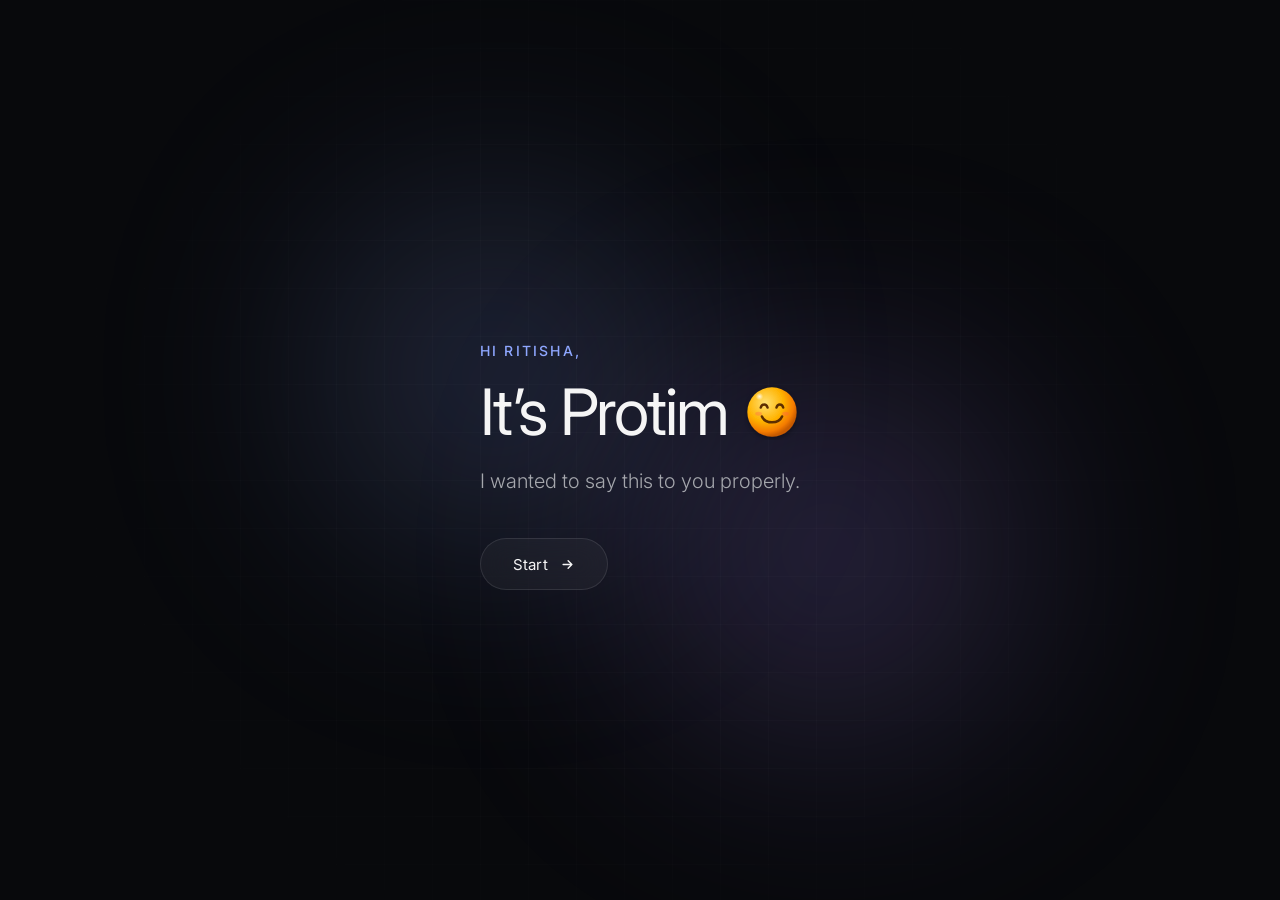
<file: index.html>
<!DOCTYPE html>
<html lang="en">
<head>
  <meta charset="UTF-8">
  <meta name="viewport" content="width=device-width, initial-scale=1.0, maximum-scale=1.0, user-scalable=no">
  <title>A Note For You</title>
  
  <link rel="preconnect" href="https://fonts.googleapis.com">
  <link rel="preconnect" href="https://fonts.gstatic.com" crossorigin>
  <link href="https://fonts.googleapis.com/css2?family=Inter:wght@300;400;500;600&display=swap" rel="stylesheet">
  
  <link rel="stylesheet" href="style.css">
</head>
<body>

  <!-- Ambient Minimal Background -->
  <div class="ambient-background" aria-hidden="true">
    <div class="glow-orb glow-orb-1"></div>
    <div class="glow-orb glow-orb-2"></div>
    <div class="subtle-grid"></div>
  </div>

  <!-- Progress Indicator -->
  <header class="app-header" id="appHeader" aria-live="polite">
    <span class="step-indicator" id="stepIndicator"></span>
  </header>

  <main class="viewport-frame">
    <!-- 0. INTRO SCREEN -->
    <section class="stage-screen active" id="introScreen">
      <div class="stage-content">
        <span class="eyebrow-tag">Hi Ritisha,</span>
        <h1 class="hero-title">
          It’s Protim
          <span class="inline-emoji-wrapper" aria-label="smiling emoji">
            <svg class="motion-3d-smile" viewBox="0 0 100 100" fill="none" xmlns="http://www.w3.org/2000/svg">
              <defs>
                <radialGradient id="sphereGrad" cx="36%" cy="32%" r="68%">
                  <stop offset="0%" stop-color="#FFE072" />
                  <stop offset="55%" stop-color="#FFB300" />
                  <stop offset="85%" stop-color="#F57C00" />
                  <stop offset="100%" stop-color="#C65A00" />
                </radialGradient>
                <radialGradient id="glowHighlight" cx="30%" cy="26%" r="35%">
                  <stop offset="0%" stop-color="#FFFFFF" stop-opacity="0.85" />
                  <stop offset="60%" stop-color="#FFFFFF" stop-opacity="0" />
                </radialGradient>
                <filter id="smileShadow" x="-10%" y="-10%" width="120%" height="120%">
                  <feDropShadow dx="0" dy="4" stdDeviation="4" flood-color="#000000" flood-opacity="0.35" />
                </filter>
              </defs>
              <!-- 3D Base Face -->
              <circle cx="50" cy="50" r="44" fill="url(#sphereGrad)" filter="url(#smileShadow)" />
              <circle cx="34" cy="30" r="16" fill="url(#glowHighlight)" />
              
              <!-- Smiling Eyes -->
              <path class="eye-left" d="M30 42 C32 35, 40 35, 42 42" stroke="#5D2E00" stroke-width="4.5" stroke-linecap="round" />
              <path class="eye-right" d="M58 42 C60 35, 68 35, 70 42" stroke="#5D2E00" stroke-width="4.5" stroke-linecap="round" />
              
              <!-- Cheerful Smile -->
              <path class="mouth" d="M32 58 C38 72, 62 72, 68 58" stroke="#5D2E00" stroke-width="4.5" stroke-linecap="round" fill="none" />
              <!-- Soft Blush -->
              <ellipse cx="26" cy="53" rx="6" ry="3.5" fill="#FF5252" fill-opacity="0.3" />
              <ellipse cx="74" cy="53" rx="6" ry="3.5" fill="#FF5252" fill-opacity="0.3" />
            </svg>
          </span>
        </h1>
        <p class="hero-subtitle">I wanted to say this to you properly.</p>
        <div class="action-wrap">
          <button type="button" class="btn btn-primary" id="btnStart">
            <span>Start</span>
            <svg class="btn-arrow" viewBox="0 0 16 16" fill="none" aria-hidden="true">
              <path d="M3.333 8h9.334M8.667 4l4 4-4 4" stroke="currentColor" stroke-width="1.5" stroke-linecap="round" stroke-linejoin="round"/>
            </svg>
          </button>
        </div>
      </div>
    </section>

    <!-- 1. CHAPTERS SCREEN -->
    <section class="stage-screen" id="chapterScreen" aria-live="polite">
      <div class="stage-content" id="chapterContainer">
        <div class="chapter-graphic" id="chapterGraphic" aria-hidden="true"></div>

        <div class="chapter-meta">
          <span class="chapter-num" id="chapterNum">01</span>
          <span class="chapter-label" id="chapterLabel">LABEL</span>
        </div>

        <div class="chapter-body">
          <p class="chapter-paragraph" id="chapterText"></p>
        </div>

        <div class="action-wrap">
          <button type="button" class="btn btn-secondary" id="btnNextChapter">
            <span>Got it</span>
            <svg class="btn-arrow" viewBox="0 0 16 16" fill="none" aria-hidden="true">
              <path d="M3.333 8h9.334M8.667 4l4 4-4 4" stroke="currentColor" stroke-width="1.5" stroke-linecap="round" stroke-linejoin="round"/>
            </svg>
          </button>
        </div>
      </div>
    </section>

    <!-- 2. FINAL MESSAGE & RESPONSE SCREEN -->
    <section class="stage-screen" id="finalScreen">
      <div class="stage-content">
        <span class="eyebrow-tag">and now…</span>
        <div class="final-body">
          <p class="chapter-paragraph" id="finalMessageText"></p>
        </div>

        <div class="prompt-break">
          <span class="prompt-text">So… what do you think?</span>
        </div>

        <!-- Custom Choice Interface -->
        <form class="response-card" id="responseForm" onsubmit="event.preventDefault();">
          <fieldset class="options-fieldset">
            <legend class="sr-only">Your Response</legend>

            <!-- Option 1: 2 October -->
            <label class="choice-row" for="opt1">
              <input type="radio" name="meetChoice" id="opt1" value="opt1" class="custom-radio-input">
              <span class="custom-radio-mark" aria-hidden="true"></span>
              <span class="choice-text">Let’s meet on 2 October</span>
            </label>

            <!-- Option 2: Another Date -->
            <label class="choice-row" for="opt2">
              <input type="radio" name="meetChoice" id="opt2" value="opt2" class="custom-radio-input">
              <span class="custom-radio-mark" aria-hidden="true"></span>
              <span class="choice-text">I’d prefer another date</span>
            </label>
            <div class="sub-input-container" id="dateInputWrap" aria-hidden="true">
              <label for="customDateInput" class="input-sublabel">Choose a date</label>
              <input type="date" id="customDateInput" class="custom-field" disabled>
            </div>

            <!-- Option 3: Decline with Honest Reason -->
            <label class="choice-row" for="opt3">
              <input type="radio" name="meetChoice" id="opt3" value="opt3" class="custom-radio-input">
              <span class="custom-radio-mark" aria-hidden="true"></span>
              <span class="choice-text">I don’t want to meet because…</span>
            </label>
            <div class="sub-input-container" id="reasonInputWrap" aria-hidden="true">
              <label for="reasonTextInput" class="input-sublabel">Why?</label>
              <textarea id="reasonTextInput" class="custom-field" rows="3" placeholder="Tell me honestly. You can say it exactly as you feel." disabled></textarea>
            </div>
          </fieldset>

          <button type="button" class="btn btn-primary submit-btn" id="btnSubmitResponse" disabled>
            <span id="submitBtnText">Send my response</span>
            <svg class="btn-arrow" viewBox="0 0 16 16" fill="none" aria-hidden="true">
              <path d="M3.333 8h9.334M8.667 4l4 4-4 4" stroke="currentColor" stroke-width="1.5" stroke-linecap="round" stroke-linejoin="round"/>
            </svg>
          </button>
        </form>
      </div>
    </section>

    <!-- 3. AFTER-SEND SCREEN -->
    <section class="stage-screen" id="sentScreen">
      <div class="stage-content center-aligned">
        <h2 class="closing-title">That’s all.</h2>
        <p class="closing-subtitle">Whatever your answer is, thank you for taking the time to read this.</p>
        <div class="quiet-pulsing-dot" aria-hidden="true"></div>
      </div>
    </section>
  </main>

  <script src="script.js"></script>
</body>
</html>
</file>
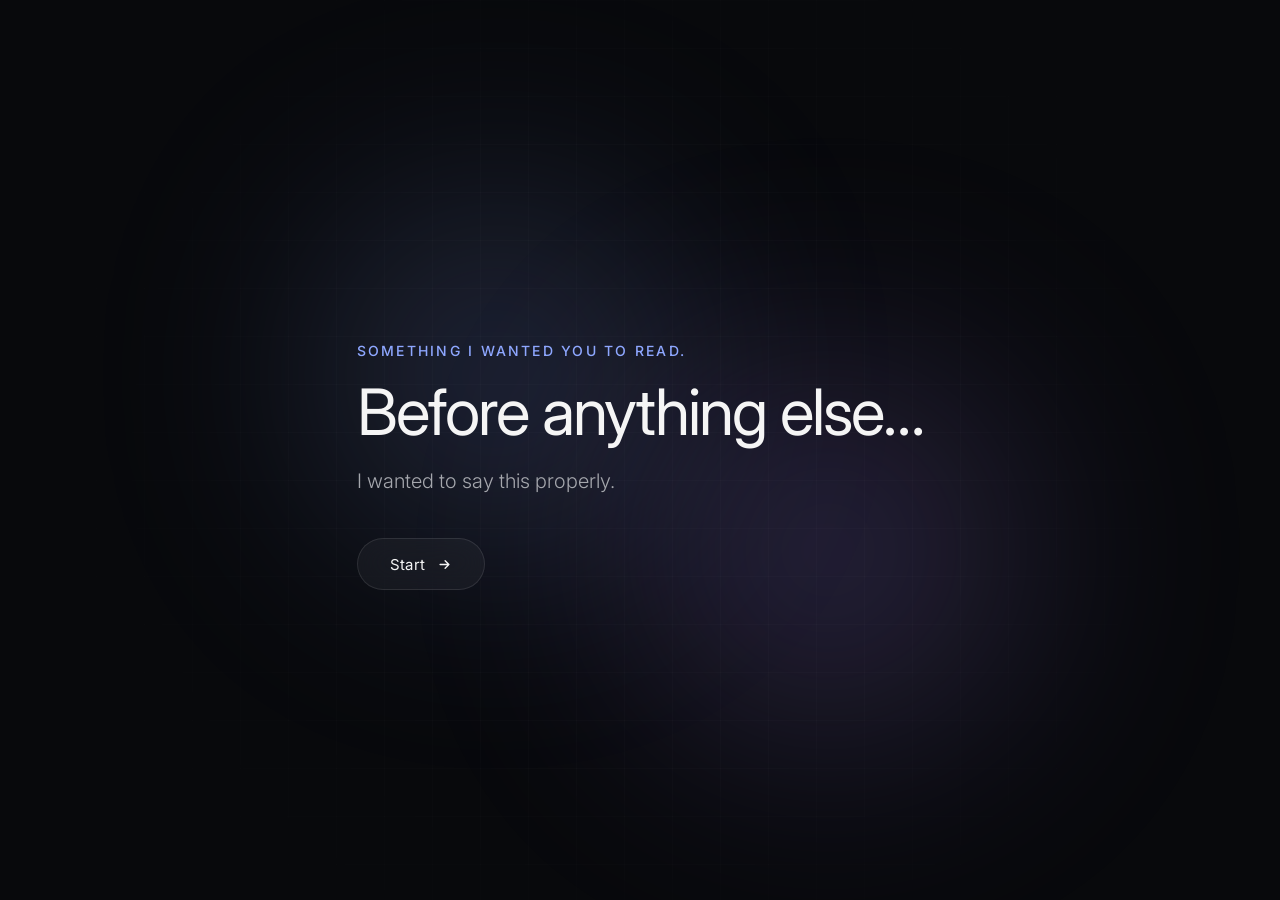
<file: gemini-code-1790109907147.html>
<!DOCTYPE html>
<html lang="en">
<head>
  <meta charset="UTF-8">
  <meta name="viewport" content="width=device-width, initial-scale=1.0, maximum-scale=1.0, user-scalable=no">
  <title>A Note For You</title>
  
  <!-- Preconnect and Google Fonts: Inter -->
  <link rel="preconnect" href="https://fonts.googleapis.com">
  <link rel="preconnect" href="https://fonts.gstatic.com" crossorigin>
  <link href="https://fonts.googleapis.com/css2?family=Inter:wght@300;400;500;600&display=swap" rel="stylesheet">
  
  <link rel="stylesheet" href="style.css">
</head>
<body>

  <!-- Ambient Subtle Background Graphics -->
  <div class="ambient-background" aria-hidden="true">
    <div class="glow-orb glow-orb-1"></div>
    <div class="glow-orb glow-orb-2"></div>
    <div class="subtle-grid"></div>
  </div>

  <!-- Minimal Header / Progress Counter -->
  <header class="app-header" id="appHeader" aria-live="polite">
    <span class="step-indicator" id="stepIndicator"></span>
  </header>

  <main class="viewport-frame">
    <!-- 0. INTRO SCREEN -->
    <section class="stage-screen active" id="introScreen">
      <div class="stage-content">
        <span class="eyebrow-tag">something i wanted you to read.</span>
        <h1 class="hero-title">Before anything else…</h1>
        <p class="hero-subtitle">I wanted to say this properly.</p>
        <div class="action-wrap">
          <button type="button" class="btn btn-primary" id="btnStart">
            <span>Start</span>
            <svg class="btn-arrow" viewBox="0 0 16 16" fill="none" aria-hidden="true">
              <path d="M3.333 8h9.334M8.667 4l4 4-4 4" stroke="currentColor" stroke-width="1.5" stroke-linecap="round" stroke-linejoin="round"/>
            </svg>
          </button>
        </div>
      </div>
    </section>

    <!-- 1. SEQUENTIAL CHAPTERS SCREEN -->
    <section class="stage-screen" id="chapterScreen" aria-live="polite">
      <div class="stage-content" id="chapterContainer">
        <!-- SVG Graphic Container -->
        <div class="chapter-graphic" id="chapterGraphic" aria-hidden="true"></div>

        <div class="chapter-meta">
          <span class="chapter-num" id="chapterNum">01</span>
          <span class="chapter-label" id="chapterLabel">LABEL</span>
        </div>

        <div class="chapter-body">
          <p class="chapter-paragraph" id="chapterText"></p>
        </div>

        <div class="action-wrap">
          <button type="button" class="btn btn-secondary" id="btnNextChapter">
            <span>Got it</span>
            <svg class="btn-arrow" viewBox="0 0 16 16" fill="none" aria-hidden="true">
              <path d="M3.333 8h9.334M8.667 4l4 4-4 4" stroke="currentColor" stroke-width="1.5" stroke-linecap="round" stroke-linejoin="round"/>
            </svg>
          </button>
        </div>
      </div>
    </section>

    <!-- 2. FINAL INTIMATE / RESPONSE SCREEN -->
    <section class="stage-screen" id="finalScreen">
      <div class="stage-content">
        <span class="eyebrow-tag">and now…</span>
        <div class="final-body">
          <p class="chapter-paragraph" id="finalMessageText"></p>
        </div>

        <div class="prompt-break">
          <span class="prompt-text">So… what do you think?</span>
        </div>

        <!-- Custom Response Choices (Equal Weight) -->
        <form class="response-card" id="responseForm" onsubmit="event.preventDefault();">
          <fieldset class="options-fieldset">
            <legend class="sr-only">Your Response</legend>

            <!-- Option 1: 2 October -->
            <label class="choice-row" for="opt1">
              <input type="radio" name="meetChoice" id="opt1" value="opt1" class="custom-radio-input">
              <span class="custom-radio-mark" aria-hidden="true"></span>
              <span class="choice-text">Let’s meet on 2 October</span>
            </label>

            <!-- Option 2: Alternate Date -->
            <label class="choice-row" for="opt2">
              <input type="radio" name="meetChoice" id="opt2" value="opt2" class="custom-radio-input">
              <span class="custom-radio-mark" aria-hidden="true"></span>
              <span class="choice-text">I’d prefer another date</span>
            </label>
            <div class="sub-input-container" id="dateInputWrap" aria-hidden="true">
              <label for="customDateInput" class="input-sublabel">Choose a date</label>
              <input type="date" id="customDateInput" class="custom-field" disabled>
            </div>

            <!-- Option 3: Polite Decline -->
            <label class="choice-row" for="opt3">
              <input type="radio" name="meetChoice" id="opt3" value="opt3" class="custom-radio-input">
              <span class="custom-radio-mark" aria-hidden="true"></span>
              <span class="choice-text">I don’t want to meet because…</span>
            </label>
            <div class="sub-input-container" id="reasonInputWrap" aria-hidden="true">
              <label for="reasonTextInput" class="input-sublabel">Why?</label>
              <textarea id="reasonTextInput" class="custom-field" rows="3" placeholder="Tell me honestly. You can say it exactly as you feel." disabled></textarea>
            </div>
          </fieldset>

          <button type="button" class="btn btn-primary submit-btn" id="btnSubmitResponse" disabled>
            <span id="submitBtnText">Send my response</span>
            <svg class="btn-arrow" viewBox="0 0 16 16" fill="none" aria-hidden="true">
              <path d="M3.333 8h9.334M8.667 4l4 4-4 4" stroke="currentColor" stroke-width="1.5" stroke-linecap="round" stroke-linejoin="round"/>
            </svg>
          </button>
        </form>
      </div>
    </section>

    <!-- 3. SENT CONFIRMATION SCREEN -->
    <section class="stage-screen" id="sentScreen">
      <div class="stage-content center-aligned">
        <h2 class="closing-title">That’s all.</h2>
        <p class="closing-subtitle">Whatever your answer is, thank you for reading this.</p>
        <div class="quiet-pulsing-dot" aria-hidden="true"></div>
      </div>
    </section>
  </main>

  <script src="script.js"></script>
</body>
</html>
</file>
<file: style.css>
/* ==========================================================================
   CSS RESET & VARIABLES
   ========================================================================== */

:root {
  --bg-primary: #08090C;
  --bg-secondary: #0E1015;
  --card-surface: rgba(255, 255, 255, 0.04);
  --card-surface-hover: rgba(255, 255, 255, 0.06);
  --card-surface-selected: rgba(142, 167, 255, 0.06);
  --card-border: rgba(255, 255, 255, 0.10);
  --card-border-active: rgba(142, 167, 255, 0.35);

  --text-primary: #F5F5F5;
  --text-secondary: #A5A7AD;
  --text-muted: #6B6D74;

  --accent: #8EA7FF;
  --accent-glow: rgba(142, 167, 255, 0.18);
  --accent-purple: #A78BFA;

  --font-stack: 'Inter', -apple-system, BlinkMacSystemFont, "Segoe UI", Roboto, sans-serif;
  --ease-cinematic: cubic-bezier(0.22, 1, 0.36, 1);
  --radius-card: 16px;
  --radius-btn: 9999px;
  --radius-input: 12px;
}

*, *::before, *::after {
  box-sizing: border-box;
  margin: 0;
  padding: 0;
  -webkit-font-smoothing: antialiased;
  -moz-osx-font-smoothing: grayscale;
}

html, body {
  width: 100%;
  height: 100%;
  background-color: var(--bg-primary);
  color: var(--text-primary);
  font-family: var(--font-stack);
  overflow-x: hidden;
  position: relative;
  background-attachment: fixed;
}

.sr-only {
  position: absolute;
  width: 1px;
  height: 1px;
  padding: 0;
  margin: -1px;
  overflow: hidden;
  clip: rect(0, 0, 0, 0);
  border: 0;
}

/* ==========================================================================
   AMBIENT BACKGROUND
   ========================================================================== */

.ambient-background {
  position: fixed;
  inset: 0;
  pointer-events: none;
  z-index: 0;
  overflow: hidden;
}

.subtle-grid {
  position: absolute;
  inset: 0;
  background-image: 
    linear-gradient(to right, rgba(255, 255, 255, 0.015) 1px, transparent 1px),
    linear-gradient(to bottom, rgba(255, 255, 255, 0.015) 1px, transparent 1px);
  background-size: 48px 48px;
  mask-image: radial-gradient(circle at center, black 40%, transparent 80%);
  -webkit-mask-image: radial-gradient(circle at center, black 40%, transparent 80%);
}

.glow-orb {
  position: absolute;
  border-radius: 50%;
  filter: blur(120px);
  opacity: 0.35;
  will-change: transform;
}

.glow-orb-1 {
  width: 480px;
  height: 480px;
  background: radial-gradient(circle, var(--accent) 0%, rgba(142, 167, 255, 0) 70%);
  top: 15%;
  left: 20%;
  animation: floatOrb 24s infinite alternate var(--ease-cinematic);
}

.glow-orb-2 {
  width: 520px;
  height: 520px;
  background: radial-gradient(circle, var(--accent-purple) 0%, rgba(167, 139, 250, 0) 70%);
  bottom: 10%;
  right: 15%;
  animation: floatOrb 32s infinite alternate-reverse var(--ease-cinematic);
}

@keyframes floatOrb {
  0% { transform: translate(0, 0) scale(1); }
  50% { transform: translate(60px, -40px) scale(1.08); }
  100% { transform: translate(-40px, 50px) scale(0.95); }
}

/* ==========================================================================
   HEADER / STEP PROGRESS
   ========================================================================== */

.app-header {
  position: fixed;
  top: 0;
  left: 0;
  width: 100%;
  padding: 32px 36px;
  display: flex;
  justify-content: flex-end;
  z-index: 20;
  pointer-events: none;
}

.step-indicator {
  font-size: 13px;
  letter-spacing: 0.14em;
  color: var(--text-muted);
  font-variant-numeric: tabular-nums;
  opacity: 0;
  transition: opacity 0.6s var(--ease-cinematic);
}

.step-indicator.visible {
  opacity: 1;
}

/* ==========================================================================
   VIEWPORT FRAME & STAGES
   ========================================================================== */

.viewport-frame {
  position: relative;
  width: 100%;
  min-height: 100vh;
  min-height: 100dvh;
  display: flex;
  align-items: center;
  justify-content: center;
  z-index: 10;
  padding: 40px 24px;
}

.stage-screen {
  position: absolute;
  inset: 0;
  display: flex;
  align-items: center;
  justify-content: center;
  padding: 80px 24px 48px;
  opacity: 0;
  visibility: hidden;
  pointer-events: none;
  overflow-y: auto;
  -webkit-overflow-scrolling: touch;
}

.stage-screen.active {
  position: relative;
  opacity: 1;
  visibility: visible;
  pointer-events: auto;
}

.stage-content {
  width: 100%;
  max-width: 680px;
  margin: auto;
  display: flex;
  flex-direction: column;
}

.stage-content.center-aligned {
  align-items: center;
  text-align: center;
}

/* Transitions */
.stage-content.transition-out {
  animation: contentFadeOut 0.5s var(--ease-cinematic) forwards;
}

.stage-content.transition-in {
  animation: contentFadeIn 0.7s var(--ease-cinematic) forwards;
}

@keyframes contentFadeOut {
  from { opacity: 1; transform: translateY(0) scale(1); filter: blur(0px); }
  to { opacity: 0; transform: translateY(-16px) scale(0.99); filter: blur(6px); }
}

@keyframes contentFadeIn {
  from { opacity: 0; transform: translateY(20px) scale(0.99); filter: blur(6px); }
  to { opacity: 1; transform: translateY(0) scale(1); filter: blur(0px); }
}

/* ==========================================================================
   TYPOGRAPHY & 3D SMILE MOTION GRAPHIC
   ========================================================================== */

.eyebrow-tag {
  font-size: 14px;
  text-transform: uppercase;
  letter-spacing: 0.16em;
  color: var(--accent);
  margin-bottom: 16px;
  display: inline-block;
  font-weight: 500;
}

.hero-title {
  font-size: clamp(38px, 6.5vw, 64px);
  font-weight: 400;
  letter-spacing: -0.03em;
  line-height: 1.15;
  color: var(--text-primary);
  margin-bottom: 16px;
  display: flex;
  align-items: center;
  gap: 16px;
  flex-wrap: wrap;
}

/* 3D Smiling Emoji Styling & Motion */
.inline-emoji-wrapper {
  display: inline-flex;
  align-items: center;
  justify-content: center;
  width: clamp(42px, 6vw, 56px);
  height: clamp(42px, 6vw, 56px);
}

.motion-3d-smile {
  width: 100%;
  height: 100%;
  transform-origin: center center;
  animation: smileBob 4s ease-in-out infinite alternate;
}

.motion-3d-smile .mouth {
  animation: mouthSmilePulse 3s ease-in-out infinite alternate;
  transform-origin: 50% 65%;
}

@keyframes smileBob {
  0% {
    transform: rotate(-6deg) translateY(0px) scale(0.98);
  }
  50% {
    transform: rotate(4deg) translateY(-4px) scale(1.04);
  }
  100% {
    transform: rotate(-2deg) translateY(0px) scale(1);
  }
}

@keyframes mouthSmilePulse {
  0% {
    transform: scale(0.96);
  }
  100% {
    transform: scale(1.05);
  }
}

.hero-subtitle {
  font-size: clamp(17px, 2.5vw, 20px);
  color: var(--text-secondary);
  font-weight: 300;
  line-height: 1.7;
  max-width: 480px;
  margin-bottom: 40px;
}

.chapter-graphic {
  width: 56px;
  height: 56px;
  margin-bottom: 36px;
  display: flex;
  align-items: center;
  justify-content: flex-start;
}

.chapter-graphic svg {
  width: 100%;
  height: 100%;
}

.chapter-meta {
  display: flex;
  align-items: center;
  gap: 16px;
  margin-bottom: 24px;
}

.chapter-num {
  font-size: 13px;
  font-weight: 600;
  letter-spacing: 0.18em;
  color: var(--accent);
}

.chapter-label {
  font-size: 12px;
  font-weight: 500;
  text-transform: uppercase;
  letter-spacing: 0.16em;
  color: var(--text-muted);
}

.chapter-paragraph {
  font-size: clamp(17px, 2.3vw, 20px);
  line-height: 1.85;
  color: var(--text-primary);
  font-weight: 300;
  margin-bottom: 44px;
  white-space: pre-line;
}

/* ==========================================================================
   BUTTONS
   ========================================================================== */

.action-wrap {
  display: flex;
}

.btn {
  display: inline-flex;
  align-items: center;
  gap: 12px;
  font-family: inherit;
  font-size: 15px;
  font-weight: 400;
  letter-spacing: 0.02em;
  border-radius: var(--radius-btn);
  padding: 15px 32px;
  cursor: pointer;
  transition: all 0.4s var(--ease-cinematic);
  text-decoration: none;
  outline: none;
  min-height: 52px;
}

.btn:focus-visible {
  box-shadow: 0 0 0 2px var(--bg-primary), 0 0 0 4px var(--accent);
}

.btn-arrow {
  width: 15px;
  height: 15px;
  transition: transform 0.3s var(--ease-cinematic);
}

.btn:hover .btn-arrow {
  transform: translateX(4px);
}

.btn-primary {
  background: var(--card-surface);
  color: var(--text-primary);
  border: 1px solid var(--card-border);
  backdrop-filter: blur(16px);
  -webkit-backdrop-filter: blur(16px);
}

.btn-primary:hover:not(:disabled) {
  background: rgba(255, 255, 255, 0.08);
  border-color: rgba(255, 255, 255, 0.22);
  transform: translateY(-2px);
  box-shadow: 0 8px 30px rgba(0, 0, 0, 0.5), 0 0 20px var(--accent-glow);
}

.btn-secondary {
  background: transparent;
  color: var(--text-secondary);
  border: 1px solid var(--card-border);
}

.btn-secondary:hover {
  color: var(--text-primary);
  border-color: rgba(255, 255, 255, 0.28);
  background: rgba(255, 255, 255, 0.03);
  transform: translateY(-1px);
}

/* ==========================================================================
   FINAL SECTION & RESPONSE CARD
   ========================================================================== */

.prompt-break {
  margin: 8px 0 24px;
  padding-top: 24px;
  border-top: 1px solid rgba(255, 255, 255, 0.06);
}

.prompt-text {
  font-size: 14px;
  color: var(--accent);
  letter-spacing: 0.1em;
  text-transform: uppercase;
  font-weight: 500;
}

.response-card {
  background: var(--card-surface);
  border: 1px solid var(--card-border);
  border-radius: var(--radius-card);
  padding: 32px 28px;
  backdrop-filter: blur(20px);
  -webkit-backdrop-filter: blur(20px);
}

.options-fieldset {
  border: none;
  display: flex;
  flex-direction: column;
  gap: 16px;
  margin-bottom: 28px;
}

.choice-row {
  display: flex;
  align-items: center;
  gap: 16px;
  padding: 16px 20px;
  border-radius: var(--radius-input);
  background: rgba(255, 255, 255, 0.02);
  border: 1px solid var(--card-border);
  cursor: pointer;
  transition: all 0.3s var(--ease-cinematic);
  position: relative;
  user-select: none;
}

.choice-row:hover {
  background: var(--card-surface-hover);
  border-color: rgba(255, 255, 255, 0.18);
}

.choice-row.is-selected {
  background: var(--card-surface-selected);
  border-color: var(--card-border-active);
}

.custom-radio-input {
  position: absolute;
  opacity: 0;
  pointer-events: none;
}

.custom-radio-mark {
  width: 18px;
  height: 18px;
  min-width: 18px;
  border-radius: 50%;
  border: 1.5px solid var(--card-border);
  display: flex;
  align-items: center;
  justify-content: center;
  transition: all 0.3s var(--ease-cinematic);
}

.choice-row:hover .custom-radio-mark {
  border-color: rgba(255, 255, 255, 0.3);
}

.choice-row.is-selected .custom-radio-mark {
  border-color: var(--accent);
  box-shadow: 0 0 10px var(--accent-glow);
}

.custom-radio-mark::after {
  content: '';
  width: 6px;
  height: 6px;
  border-radius: 50%;
  background: var(--accent);
  opacity: 0;
  transform: scale(0);
  transition: all 0.3s var(--ease-cinematic);
}

.choice-row.is-selected .custom-radio-mark::after {
  opacity: 1;
  transform: scale(1);
}

.choice-text {
  font-size: 16px;
  color: var(--text-primary);
  font-weight: 300;
  line-height: 1.4;
}

.sub-input-container {
  display: grid;
  grid-template-rows: 0fr;
  transition: grid-template-rows 0.4s var(--ease-cinematic), margin-top 0.4s var(--ease-cinematic), opacity 0.3s var(--ease-cinematic);
  overflow: hidden;
  opacity: 0;
  margin-top: 0;
  padding-left: 36px;
}

.sub-input-container.open {
  grid-template-rows: 1fr;
  opacity: 1;
  margin-top: -6px;
  margin-bottom: 8px;
}

.input-sublabel {
  display: block;
  font-size: 13px;
  color: var(--text-muted);
  margin-bottom: 8px;
  overflow: hidden;
}

.custom-field {
  width: 100%;
  background: rgba(0, 0, 0, 0.3);
  border: 1px solid var(--card-border);
  border-radius: 10px;
  color: var(--text-primary);
  font-family: inherit;
  font-size: 15px;
  padding: 12px 16px;
  outline: none;
  transition: border-color 0.3s var(--ease-cinematic), box-shadow 0.3s var(--ease-cinematic);
  overflow: hidden;
}

.custom-field:focus {
  border-color: var(--card-border-active);
  box-shadow: 0 0 12px var(--accent-glow);
}

textarea.custom-field {
  resize: vertical;
  min-height: 80px;
  line-height: 1.6;
}

input[type="date"]::-webkit-calendar-picker-indicator {
  filter: invert(0.8);
  cursor: pointer;
}

.submit-btn {
  width: 100%;
  justify-content: center;
}

.submit-btn:disabled {
  opacity: 0.4;
  cursor: not-allowed;
  pointer-events: none;
}

/* ==========================================================================
   SENT STATE SCREEN
   ========================================================================== */

.closing-title {
  font-size: clamp(32px, 5vw, 44px);
  font-weight: 300;
  margin-bottom: 16px;
  letter-spacing: -0.02em;
}

.closing-subtitle {
  font-size: 16px;
  color: var(--text-secondary);
  font-weight: 300;
  max-width: 420px;
  line-height: 1.7;
  margin-bottom: 36px;
}

.quiet-pulsing-dot {
  width: 8px;
  height: 8px;
  background-color: var(--accent);
  border-radius: 50%;
  box-shadow: 0 0 16px var(--accent);
  animation: quietPulse 3s infinite ease-in-out;
}

@keyframes quietPulse {
  0%, 100% { transform: scale(0.85); opacity: 0.4; }
  50% { transform: scale(1.3); opacity: 0.9; }
}

/* ==========================================================================
   GRAPHICS ANIMATION
   ========================================================================== */

.anim-circle {
  animation: pulseStroke 4s infinite alternate ease-in-out;
}

.anim-orbit {
  animation: rotateOrbit 12s infinite linear;
  transform-origin: 28px 28px;
}

.anim-wave {
  animation: waveMotion 3s infinite alternate ease-in-out;
}

@keyframes pulseStroke {
  0% { stroke-opacity: 0.3; }
  100% { stroke-opacity: 0.8; stroke: var(--accent); }
}

@keyframes rotateOrbit {
  0% { transform: rotate(0deg); }
  100% { transform: rotate(360deg); }
}

@keyframes waveMotion {
  0% { transform: scaleY(0.7); }
  100% { transform: scaleY(1.3); }
}

/* ==========================================================================
   RESPONSIVENESS & ACCESSIBILITY
   ========================================================================== */

@media (max-width: 640px) {
  .app-header { padding: 24px 22px; }
  .stage-screen { padding: 70px 20px 36px; }
  .response-card { padding: 24px 18px; }
  .sub-input-container { padding-left: 0; }
  .btn { width: 100%; justify-content: center; }
}

@media (prefers-reduced-motion: reduce) {
  *, *::before, *::after {
    animation-duration: 0.01ms !important;
    animation-iteration-count: 1 !important;
    transition-duration: 0.01ms !important;
  }
  .stage-content.transition-out,
  .stage-content.transition-in {
    animation: none !important;
  }
}
</file>
